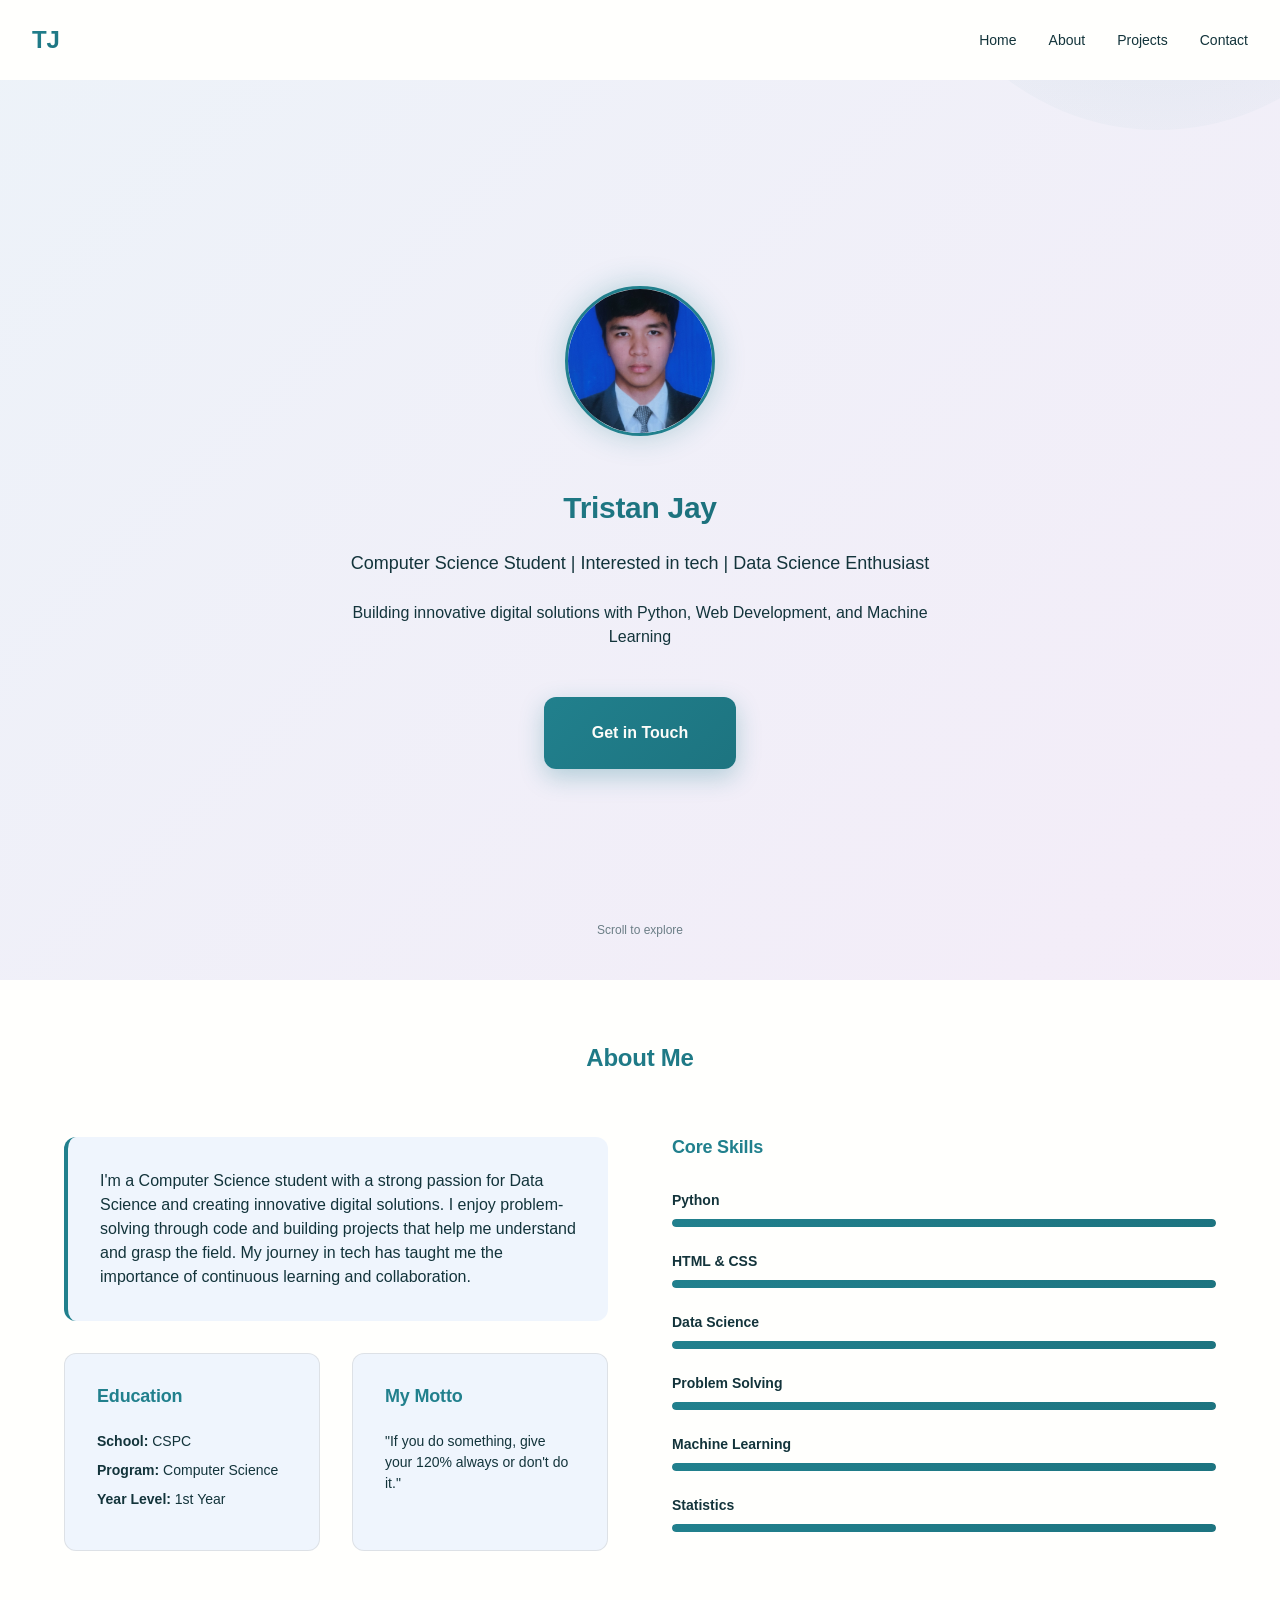
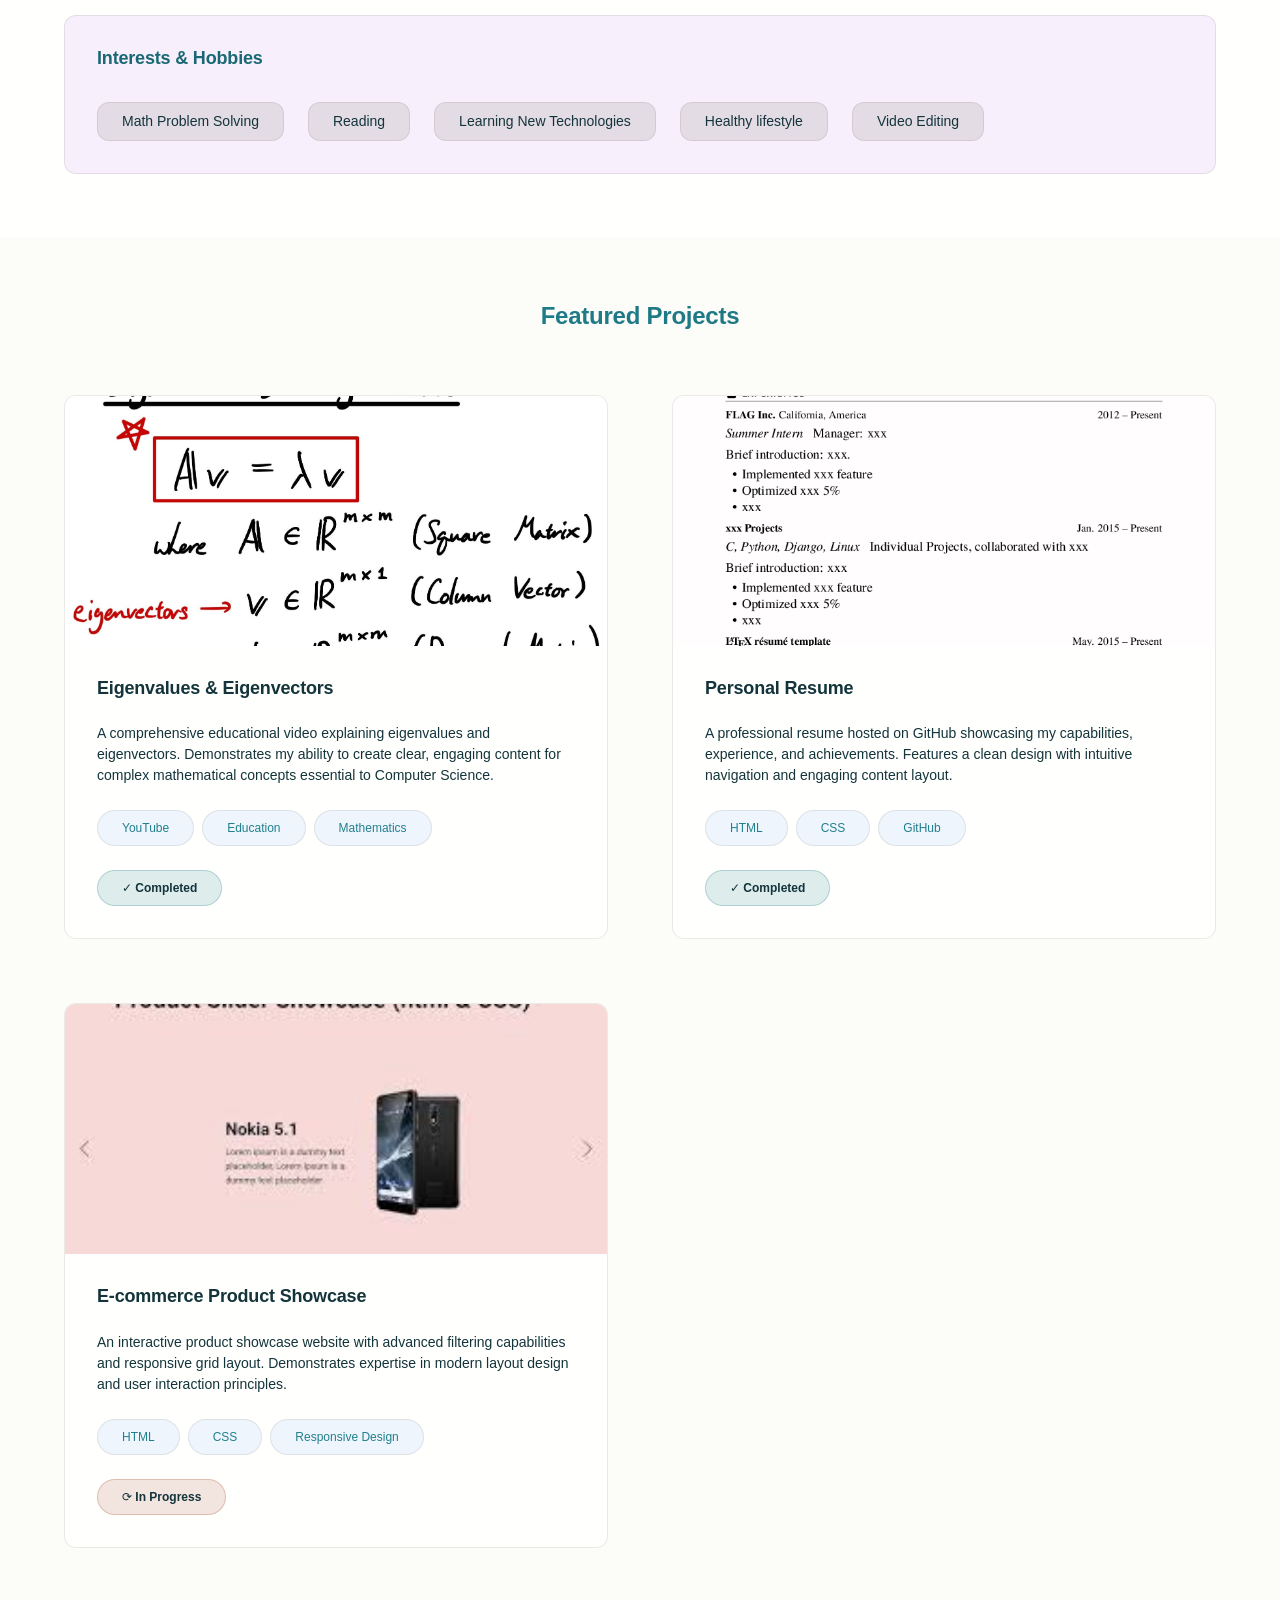
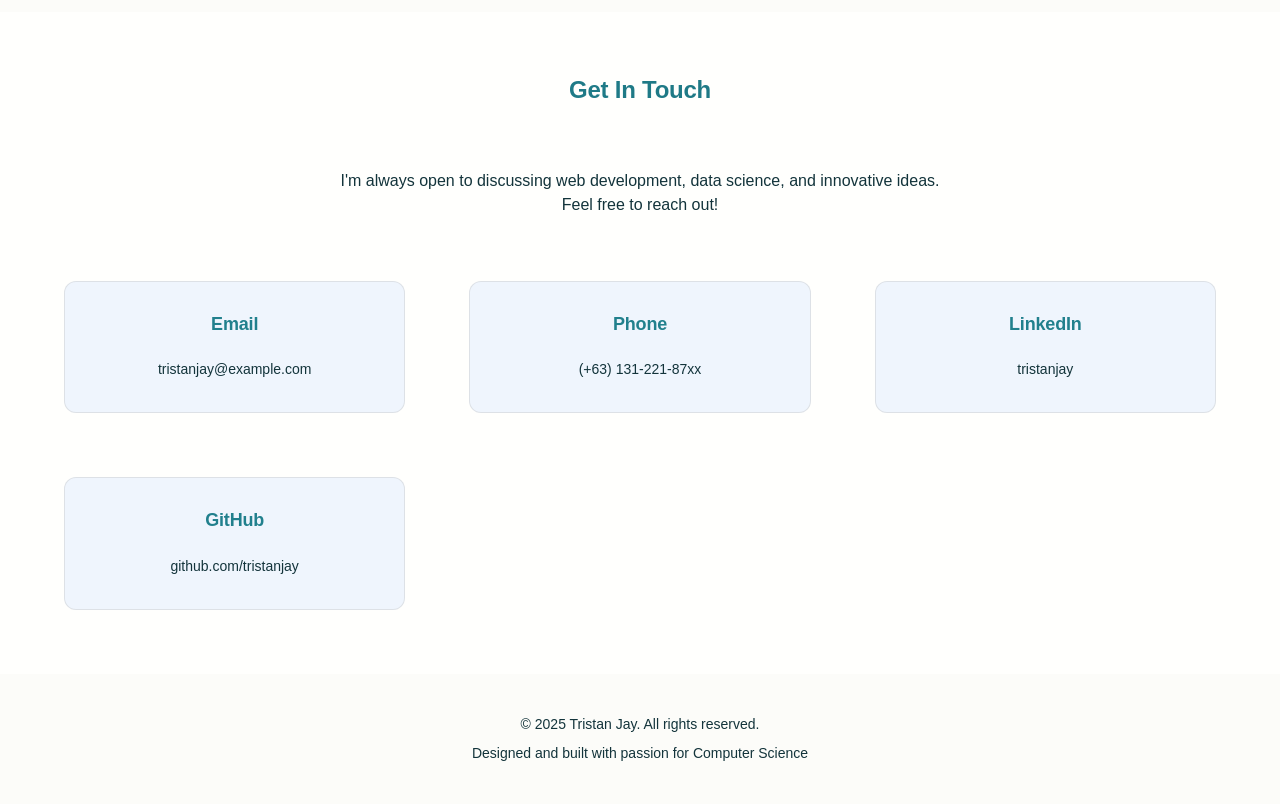
<file: index.html>
<!DOCTYPE html>
<html lang="en">
<head>
    <meta charset="UTF-8">
    <meta name="viewport" content="width=device-width, initial-scale=1.0">
    <title>Tristan Jay - Computer Science Portfolio</title>
    <link rel="stylesheet" href="css/style.css">
</head>
<body>
    <!-- Navigation -->
    <nav class="navbar">
        <div class="navbar-container">
            <div class="navbar-logo">
                <span class="logo-text">TJ</span>
            </div>
            <ul class="nav-menu">
                <li><a href="#home" class="nav-link">Home</a></li>
                <li><a href="#about" class="nav-link">About</a></li>
                <li><a href="#projects" class="nav-link">Projects</a></li>
                <li><a href="#contact" class="nav-link">Contact</a></li>
            </ul>
        </div>
    </nav>

    <!-- Hero Section -->
    <section id="home" class="hero">
        <div class="hero-content">
            <img src="images/Screenshot_2025-11-08-01-13-10-781_..jpg" alt="Tristan Jay" class="hero-image">
            <h1 class="hero-title">Tristan Jay</h1>
            <p class="hero-subtitle">Computer Science Student | Interested in tech | Data Science Enthusiast</p>
            <p class="hero-description">Building innovative digital solutions with Python, Web Development, and Machine Learning</p>
            <a href="#contact" class="cta-button">Get in Touch</a>
        </div>
        <div class="scroll-indicator">
            <span>Scroll to explore</span>
        </div>
    </section>

    <!-- About Section -->
    <section id="about" class="about">
        <div class="container">
            <h2 class="section-title">About Me</h2>
            <div class="about-content">
                <div class="about-text">
                    <p class="about-intro">I'm a Computer Science student with a strong passion for Data Science and creating innovative digital solutions. I enjoy problem-solving through code and building projects that help me understand and grasp the field. My journey in tech has taught me the importance of continuous learning and collaboration.</p>
                    
                    <div class="about-info">
                        <div class="info-card">
                            <h3>Education</h3>
                            <p><strong>School:</strong> CSPC</p>
                            <p><strong>Program:</strong> Computer Science</p>
                            <p><strong>Year Level:</strong> 1st Year</p>
                        </div>

                        <div class="info-card">
                            <h3>My Motto</h3>
                            <p>"If you do something, give your 120% always or don't do it."</p>
                        </div>
                    </div>
                </div>

                <div class="skills-section">
                    <h3 class="skills-title">Core Skills</h3>
                    <div class="skills-grid">
                        <div class="skill-item">
                            <div class="skill-name">Python</div>
                            <div class="skill-bar">
                                <div class="skill-progress" style="width: 44%"></div>
                            </div>
                        </div>
                        <div class="skill-item">
                            <div class="skill-name">HTML & CSS</div>
                            <div class="skill-bar">
                                <div class="skill-progress" style="width: 70%"></div>
                            </div>
                        </div>
                        <div class="skill-item">
                            <div class="skill-name">Data Science</div>
                            <div class="skill-bar">
                                <div class="skill-progress" style="width: 25%"></div>
                            </div>
                        </div>
                        <div class="skill-item">
                            <div class="skill-name">Problem Solving</div>
                            <div class="skill-bar">
                                <div class="skill-progress" style="width: 88%"></div>
                            </div>
                        </div>
                        <div class="skill-item">
                            <div class="skill-name">Machine Learning</div>
                            <div class="skill-bar">
                                <div class="skill-progress" style="width: 30%"></div>
                            </div>
                        </div>
                        <div class="skill-item">
                            <div class="skill-name">Statistics</div>
                            <div class="skill-bar">
                                <div class="skill-progress" style="width: 40%"></div>
                            </div>
                        </div>
                    </div>
                </div>
            </div>

            <div class="interests">
                <h3 class="interests-title">Interests & Hobbies</h3>
                <div class="interests-list">
                    <span class="interest-tag">Math Problem Solving</span>
                    <span class="interest-tag">Reading</span>
                    <span class="interest-tag">Learning New Technologies</span>
                    <span class="interest-tag">Healthy lifestyle</span>
                    <span class="interest-tag">Video Editing</span>
                </div>
            </div>
        </div>
    </section>

    <!-- Projects Section -->
    <section id="projects" class="projects">
        <div class="container">
            <h2 class="section-title">Featured Projects</h2>
            <div class="projects-grid">
                <div class="project-card">
                    <div class="project-image">
                        <img src="images/1_TdPrjB0rpALnR210BWqcjQ@2x.jpg" alt="Eigenvalues and Eigenvectors">
                    </div>
                    <div class="project-content">
                        <h3>Eigenvalues & Eigenvectors</h3>
                        <p>A comprehensive educational video explaining eigenvalues and eigenvectors. Demonstrates my ability to create clear, engaging content for complex mathematical concepts essential to Computer Science.</p>
                        <div class="project-tech">
                            <span class="tech-tag">YouTube</span>
                            <span class="tech-tag">Education</span>
                            <span class="tech-tag">Mathematics</span>
                        </div>
                        <div class="project-status completed">✓ Completed</div>
                    </div>
                </div>

                <div class="project-card">
                    <div class="project-image">
                        <img src="images/131621960-1cafb3c2-114b-4e90-8b04-bd9b949a6e9d.png" alt="Personal Resume">
                    </div>
                    <div class="project-content">
                        <h3>Personal Resume</h3>
                        <p>A professional resume hosted on GitHub showcasing my capabilities, experience, and achievements. Features a clean design with intuitive navigation and engaging content layout.</p>
                        <div class="project-tech">
                            <span class="tech-tag">HTML</span>
                            <span class="tech-tag">CSS</span>
                            <span class="tech-tag">GitHub</span>
                        </div>
                        <div class="project-status completed">✓ Completed</div>
                    </div>
                </div>

                <div class="project-card">
                    <div class="project-image">
                        <img src="images/images.jpg" alt="Product Slider">
                    </div>
                    <div class="project-content">
                        <h3>E-commerce Product Showcase</h3>
                        <p>An interactive product showcase website with advanced filtering capabilities and responsive grid layout. Demonstrates expertise in modern layout design and user interaction principles.</p>
                        <div class="project-tech">
                            <span class="tech-tag">HTML</span>
                            <span class="tech-tag">CSS</span>
                            <span class="tech-tag">Responsive Design</span>
                        </div>
                        <div class="project-status in-progress">⟳ In Progress</div>
                    </div>
                </div>
            </div>
        </div>
    </section>

    <!-- Contact Section -->
    <section id="contact" class="contact">
        <div class="container">
            <h2 class="section-title">Get In Touch</h2>
            <div class="contact-content">
                <p class="contact-intro">I'm always open to discussing web development, data science, and innovative ideas. Feel free to reach out!</p>
                
                <div class="contact-info">
                    <div class="contact-item">
                        <h3>Email</h3>
                        <a href="mailto:tristanjay@example.com">tristanjay@example.com</a>
                    </div>
                    <div class="contact-item">
                        <h3>Phone</h3>
                        <a href="tel:+6313122187xx">(+63) 131-221-87xx</a>
                    </div>
                    <div class="contact-item">
                        <h3>LinkedIn</h3>
                        <a href="https://linkedin.com/in/tristanjay" target="_blank">tristanjay</a>
                    </div>
                    <div class="contact-item">
                        <h3>GitHub</h3>
                        <a href="https://github.com/tristanjay" target="_blank">github.com/tristanjay</a>
                    </div>
                </div>
            </div>
        </div>
    </section>

    <!-- Footer -->
    <footer class="footer">
        <div class="container">
            <p>&copy; 2025 Tristan Jay. All rights reserved.</p>
            <p>Designed and built with passion for Computer Science</p>
        </div>
    </footer>
</body>
</html>
</file>
<file: css/style.css>
:root {
  /* Primitive Color Tokens */
  --color-white: rgba(255, 255, 255, 1);
  --color-black: rgba(0, 0, 0, 1);
  --color-cream-50: rgba(252, 252, 249, 1);
  --color-cream-100: rgba(255, 255, 253, 1);
  --color-gray-200: rgba(245, 245, 245, 1);
  --color-gray-300: rgba(167, 169, 169, 1);
  --color-gray-400: rgba(119, 124, 124, 1);
  --color-slate-500: rgba(98, 108, 113, 1);
  --color-brown-600: rgba(94, 82, 64, 1);
  --color-charcoal-700: rgba(31, 33, 33, 1);
  --color-charcoal-800: rgba(38, 40, 40, 1);
  --color-slate-900: rgba(19, 52, 59, 1);
  --color-teal-300: rgba(50, 184, 198, 1);
  --color-teal-400: rgba(45, 166, 178, 1);
  --color-teal-500: rgba(33, 128, 141, 1);
  --color-teal-600: rgba(29, 116, 128, 1);
  --color-teal-700: rgba(26, 104, 115, 1);
  --color-teal-800: rgba(41, 150, 161, 1);
  --color-red-400: rgba(255, 84, 89, 1);
  --color-red-500: rgba(192, 21, 47, 1);
  --color-orange-400: rgba(230, 129, 97, 1);
  --color-orange-500: rgba(168, 75, 47, 1);

  /* RGB versions for opacity control */
  --color-brown-600-rgb: 94, 82, 64;
  --color-teal-500-rgb: 33, 128, 141;
  --color-slate-900-rgb: 19, 52, 59;
  --color-slate-500-rgb: 98, 108, 113;
  --color-red-500-rgb: 192, 21, 47;
  --color-red-400-rgb: 255, 84, 89;
  --color-orange-500-rgb: 168, 75, 47;
  --color-orange-400-rgb: 230, 129, 97;

  /* Background color tokens (Light Mode) */
  --color-bg-1: rgba(59, 130, 246, 0.08); /* Light blue */
  --color-bg-2: rgba(245, 158, 11, 0.08); /* Light yellow */
  --color-bg-3: rgba(34, 197, 94, 0.08); /* Light green */
  --color-bg-4: rgba(239, 68, 68, 0.08); /* Light red */
  --color-bg-5: rgba(147, 51, 234, 0.08); /* Light purple */
  --color-bg-6: rgba(249, 115, 22, 0.08); /* Light orange */
  --color-bg-7: rgba(236, 72, 153, 0.08); /* Light pink */
  --color-bg-8: rgba(6, 182, 212, 0.08); /* Light cyan */

  /* Semantic Color Tokens (Light Mode) */
  --color-background: var(--color-cream-50);
  --color-surface: var(--color-cream-100);
  --color-text: var(--color-slate-900);
  --color-text-secondary: var(--color-slate-500);
  --color-primary: var(--color-teal-500);
  --color-primary-hover: var(--color-teal-600);
  --color-primary-active: var(--color-teal-700);
  --color-secondary: rgba(var(--color-brown-600-rgb), 0.12);
  --color-secondary-hover: rgba(var(--color-brown-600-rgb), 0.2);
  --color-secondary-active: rgba(var(--color-brown-600-rgb), 0.25);
  --color-border: rgba(var(--color-brown-600-rgb), 0.2);
  --color-btn-primary-text: var(--color-cream-50);
  --color-card-border: rgba(var(--color-brown-600-rgb), 0.12);
  --color-card-border-inner: rgba(var(--color-brown-600-rgb), 0.12);
  --color-error: var(--color-red-500);
  --color-success: var(--color-teal-500);
  --color-warning: var(--color-orange-500);
  --color-info: var(--color-slate-500);
  --color-focus-ring: rgba(var(--color-teal-500-rgb), 0.4);
  --color-select-caret: rgba(var(--color-slate-900-rgb), 0.8);

  /* Common style patterns */
  --focus-ring: 0 0 0 3px var(--color-focus-ring);
  --focus-outline: 2px solid var(--color-primary);
  --status-bg-opacity: 0.15;
  --status-border-opacity: 0.25;
  --select-caret-light: url("data:image/svg+xml,%3Csvg xmlns='http://www.w3.org/2000/svg' width='16' height='16' viewBox='0 0 24 24' fill='none' stroke='%23134252' stroke-width='2' stroke-linecap='round' stroke-linejoin='round'%3E%3Cpolyline points='6 9 12 15 18 9'%3E%3C/polyline%3E%3C/svg%3E");
  --select-caret-dark: url("data:image/svg+xml,%3Csvg xmlns='http://www.w3.org/2000/svg' width='16' height='16' viewBox='0 0 24 24' fill='none' stroke='%23f5f5f5' stroke-width='2' stroke-linecap='round' stroke-linejoin='round'%3E%3Cpolyline points='6 9 12 15 18 9'%3E%3C/polyline%3E%3C/svg%3E");

  /* RGB versions for opacity control */
  --color-success-rgb: 33, 128, 141;
  --color-error-rgb: 192, 21, 47;
  --color-warning-rgb: 168, 75, 47;
  --color-info-rgb: 98, 108, 113;

  /* Typography */
  --font-family-base: "FKGroteskNeue", "Geist", "Inter", -apple-system,
    BlinkMacSystemFont, "Segoe UI", Roboto, sans-serif;
  --font-family-mono: "Berkeley Mono", ui-monospace, SFMono-Regular, Menlo,
    Monaco, Consolas, monospace;
  --font-size-xs: 11px;
  --font-size-sm: 12px;
  --font-size-base: 14px;
  --font-size-md: 14px;
  --font-size-lg: 16px;
  --font-size-xl: 18px;
  --font-size-2xl: 20px;
  --font-size-3xl: 24px;
  --font-size-4xl: 30px;
  --font-weight-normal: 400;
  --font-weight-medium: 500;
  --font-weight-semibold: 550;
  --font-weight-bold: 600;
  --line-height-tight: 1.2;
  --line-height-normal: 1.5;
  --letter-spacing-tight: -0.01em;

  /* Spacing */
  --space-0: 0;
  --space-1: 1px;
  --space-2: 2px;
  --space-4: 4px;
  --space-6: 6px;
  --space-8: 8px;
  --space-10: 10px;
  --space-12: 12px;
  --space-16: 16px;
  --space-20: 20px;
  --space-24: 24px;
  --space-32: 32px;

  /* Border Radius */
  --radius-sm: 6px;
  --radius-base: 8px;
  --radius-md: 10px;
  --radius-lg: 12px;
  --radius-full: 9999px;

  /* Shadows */
  --shadow-xs: 0 1px 2px rgba(0, 0, 0, 0.02);
  --shadow-sm: 0 1px 3px rgba(0, 0, 0, 0.04), 0 1px 2px rgba(0, 0, 0, 0.02);
  --shadow-md: 0 4px 6px -1px rgba(0, 0, 0, 0.04),
    0 2px 4px -1px rgba(0, 0, 0, 0.02);
  --shadow-lg: 0 10px 15px -3px rgba(0, 0, 0, 0.04),
    0 4px 6px -2px rgba(0, 0, 0, 0.02);
  --shadow-inset-sm: inset 0 1px 0 rgba(255, 255, 255, 0.15),
    inset 0 -1px 0 rgba(0, 0, 0, 0.03);

  /* Animation */
  --duration-fast: 150ms;
  --duration-normal: 250ms;
  --ease-standard: cubic-bezier(0.16, 1, 0.3, 1);

  /* Layout */
  --container-sm: 640px;
  --container-md: 768px;
  --container-lg: 1024px;
  --container-xl: 1280px;
}

/* Dark mode colors */
@media (prefers-color-scheme: dark) {
  :root {
    /* RGB versions for opacity control (Dark Mode) */
    --color-gray-400-rgb: 119, 124, 124;
    --color-teal-300-rgb: 50, 184, 198;
    --color-gray-300-rgb: 167, 169, 169;
    --color-gray-200-rgb: 245, 245, 245;

    /* Background color tokens (Dark Mode) */
    --color-bg-1: rgba(29, 78, 216, 0.15); /* Dark blue */
    --color-bg-2: rgba(180, 83, 9, 0.15); /* Dark yellow */
    --color-bg-3: rgba(21, 128, 61, 0.15); /* Dark green */
    --color-bg-4: rgba(185, 28, 28, 0.15); /* Dark red */
    --color-bg-5: rgba(107, 33, 168, 0.15); /* Dark purple */
    --color-bg-6: rgba(194, 65, 12, 0.15); /* Dark orange */
    --color-bg-7: rgba(190, 24, 93, 0.15); /* Dark pink */
    --color-bg-8: rgba(8, 145, 178, 0.15); /* Dark cyan */

    /* Semantic Color Tokens (Dark Mode) */
    --color-background: var(--color-charcoal-700);
    --color-surface: var(--color-charcoal-800);
    --color-text: var(--color-gray-200);
    --color-text-secondary: rgba(var(--color-gray-300-rgb), 0.7);
    --color-primary: var(--color-teal-300);
    --color-primary-hover: var(--color-teal-400);
    --color-primary-active: var(--color-teal-800);
    --color-secondary: rgba(var(--color-gray-400-rgb), 0.15);
    --color-secondary-hover: rgba(var(--color-gray-400-rgb), 0.25);
    --color-secondary-active: rgba(var(--color-gray-400-rgb), 0.3);
    --color-border: rgba(var(--color-gray-400-rgb), 0.3);
    --color-error: var(--color-red-400);
    --color-success: var(--color-teal-300);
    --color-warning: var(--color-orange-400);
    --color-info: var(--color-gray-300);
    --color-focus-ring: rgba(var(--color-teal-300-rgb), 0.4);
    --color-btn-primary-text: var(--color-slate-900);
    --color-card-border: rgba(var(--color-gray-400-rgb), 0.2);
    --color-card-border-inner: rgba(var(--color-gray-400-rgb), 0.15);
    --shadow-inset-sm: inset 0 1px 0 rgba(255, 255, 255, 0.1),
      inset 0 -1px 0 rgba(0, 0, 0, 0.15);
    --button-border-secondary: rgba(var(--color-gray-400-rgb), 0.2);
    --color-border-secondary: rgba(var(--color-gray-400-rgb), 0.2);
    --color-select-caret: rgba(var(--color-gray-200-rgb), 0.8);

    /* Common style patterns - updated for dark mode */
    --focus-ring: 0 0 0 3px var(--color-focus-ring);
    --focus-outline: 2px solid var(--color-primary);
    --status-bg-opacity: 0.15;
    --status-border-opacity: 0.25;
    --select-caret-light: url("data:image/svg+xml,%3Csvg xmlns='http://www.w3.org/2000/svg' width='16' height='16' viewBox='0 0 24 24' fill='none' stroke='%23134252' stroke-width='2' stroke-linecap='round' stroke-linejoin='round'%3E%3Cpolyline points='6 9 12 15 18 9'%3E%3C/polyline%3E%3C/svg%3E");
    --select-caret-dark: url("data:image/svg+xml,%3Csvg xmlns='http://www.w3.org/2000/svg' width='16' height='16' viewBox='0 0 24 24' fill='none' stroke='%23f5f5f5' stroke-width='2' stroke-linecap='round' stroke-linejoin='round'%3E%3Cpolyline points='6 9 12 15 18 9'%3E%3C/polyline%3E%3C/svg%3E");

    /* RGB versions for dark mode */
    --color-success-rgb: var(--color-teal-300-rgb);
    --color-error-rgb: var(--color-red-400-rgb);
    --color-warning-rgb: var(--color-orange-400-rgb);
    --color-info-rgb: var(--color-gray-300-rgb);
  }
}

/* Data attribute for manual theme switching */
[data-color-scheme="dark"] {
  /* RGB versions for opacity control (dark mode) */
  --color-gray-400-rgb: 119, 124, 124;
  --color-teal-300-rgb: 50, 184, 198;
  --color-gray-300-rgb: 167, 169, 169;
  --color-gray-200-rgb: 245, 245, 245;

  /* Colorful background palette - Dark Mode */
  --color-bg-1: rgba(29, 78, 216, 0.15); /* Dark blue */
  --color-bg-2: rgba(180, 83, 9, 0.15); /* Dark yellow */
  --color-bg-3: rgba(21, 128, 61, 0.15); /* Dark green */
  --color-bg-4: rgba(185, 28, 28, 0.15); /* Dark red */
  --color-bg-5: rgba(107, 33, 168, 0.15); /* Dark purple */
  --color-bg-6: rgba(194, 65, 12, 0.15); /* Dark orange */
  --color-bg-7: rgba(190, 24, 93, 0.15); /* Dark pink */
  --color-bg-8: rgba(8, 145, 178, 0.15); /* Dark cyan */

  /* Semantic Color Tokens (Dark Mode) */
  --color-background: var(--color-charcoal-700);
  --color-surface: var(--color-charcoal-800);
  --color-text: var(--color-gray-200);
  --color-text-secondary: rgba(var(--color-gray-300-rgb), 0.7);
  --color-primary: var(--color-teal-300);
  --color-primary-hover: var(--color-teal-400);
  --color-primary-active: var(--color-teal-800);
  --color-secondary: rgba(var(--color-gray-400-rgb), 0.15);
  --color-secondary-hover: rgba(var(--color-gray-400-rgb), 0.25);
  --color-secondary-active: rgba(var(--color-gray-400-rgb), 0.3);
  --color-border: rgba(var(--color-gray-400-rgb), 0.3);
  --color-error: var(--color-red-400);
  --color-success: var(--color-teal-300);
  --color-warning: var(--color-orange-400);
  --color-info: var(--color-gray-300);
  --color-focus-ring: rgba(var(--color-teal-300-rgb), 0.4);
  --color-btn-primary-text: var(--color-slate-900);
  --color-card-border: rgba(var(--color-gray-400-rgb), 0.15);
  --color-card-border-inner: rgba(var(--color-gray-400-rgb), 0.15);
  --shadow-inset-sm: inset 0 1px 0 rgba(255, 255, 255, 0.1),
    inset 0 -1px 0 rgba(0, 0, 0, 0.15);
  --color-border-secondary: rgba(var(--color-gray-400-rgb), 0.2);
  --color-select-caret: rgba(var(--color-gray-200-rgb), 0.8);

  /* Common style patterns - updated for dark mode */
  --focus-ring: 0 0 0 3px var(--color-focus-ring);
  --focus-outline: 2px solid var(--color-primary);
  --status-bg-opacity: 0.15;
  --status-border-opacity: 0.25;
  --select-caret-light: url("data:image/svg+xml,%3Csvg xmlns='http://www.w3.org/2000/svg' width='16' height='16' viewBox='0 0 24 24' fill='none' stroke='%23134252' stroke-width='2' stroke-linecap='round' stroke-linejoin='round'%3E%3Cpolyline points='6 9 12 15 18 9'%3E%3C/polyline%3E%3C/svg%3E");
  --select-caret-dark: url("data:image/svg+xml,%3Csvg xmlns='http://www.w3.org/2000/svg' width='16' height='16' viewBox='0 0 24 24' fill='none' stroke='%23f5f5f5' stroke-width='2' stroke-linecap='round' stroke-linejoin='round'%3E%3Cpolyline points='6 9 12 15 18 9'%3E%3C/polyline%3E%3C/svg%3E");

  /* RGB versions for dark mode */
  --color-success-rgb: var(--color-teal-300-rgb);
  --color-error-rgb: var(--color-red-400-rgb);
  --color-warning-rgb: var(--color-orange-400-rgb);
  --color-info-rgb: var(--color-gray-300-rgb);
}

[data-color-scheme="light"] {
  /* RGB versions for opacity control (light mode) */
  --color-brown-600-rgb: 94, 82, 64;
  --color-teal-500-rgb: 33, 128, 141;
  --color-slate-900-rgb: 19, 52, 59;

  /* Semantic Color Tokens (Light Mode) */
  --color-background: var(--color-cream-50);
  --color-surface: var(--color-cream-100);
  --color-text: var(--color-slate-900);
  --color-text-secondary: var(--color-slate-500);
  --color-primary: var(--color-teal-500);
  --color-primary-hover: var(--color-teal-600);
  --color-primary-active: var(--color-teal-700);
  --color-secondary: rgba(var(--color-brown-600-rgb), 0.12);
  --color-secondary-hover: rgba(var(--color-brown-600-rgb), 0.2);
  --color-secondary-active: rgba(var(--color-brown-600-rgb), 0.25);
  --color-border: rgba(var(--color-brown-600-rgb), 0.2);
  --color-btn-primary-text: var(--color-cream-50);
  --color-card-border: rgba(var(--color-brown-600-rgb), 0.12);
  --color-card-border-inner: rgba(var(--color-brown-600-rgb), 0.12);
  --color-error: var(--color-red-500);
  --color-success: var(--color-teal-500);
  --color-warning: var(--color-orange-500);
  --color-info: var(--color-slate-500);
  --color-focus-ring: rgba(var(--color-teal-500-rgb), 0.4);

  /* RGB versions for light mode */
  --color-success-rgb: var(--color-teal-500-rgb);
  --color-error-rgb: var(--color-red-500-rgb);
  --color-warning-rgb: var(--color-orange-500-rgb);
  --color-info-rgb: var(--color-slate-500-rgb);
}

/* Base styles */
html {
  font-size: var(--font-size-base);
  font-family: var(--font-family-base);
  line-height: var(--line-height-normal);
  color: var(--color-text);
  background-color: var(--color-background);
  -webkit-font-smoothing: antialiased;
  box-sizing: border-box;
}

body {
  margin: 0;
  padding: 0;
}

*,
*::before,
*::after {
  box-sizing: inherit;
}

/* Typography */
h1,
h2,
h3,
h4,
h5,
h6 {
  margin: 0;
  font-weight: var(--font-weight-semibold);
  line-height: var(--line-height-tight);
  color: var(--color-text);
  letter-spacing: var(--letter-spacing-tight);
}

h1 {
  font-size: var(--font-size-4xl);
}
h2 {
  font-size: var(--font-size-3xl);
}
h3 {
  font-size: var(--font-size-2xl);
}
h4 {
  font-size: var(--font-size-xl);
}
h5 {
  font-size: var(--font-size-lg);
}
h6 {
  font-size: var(--font-size-md);
}

p {
  margin: 0 0 var(--space-16) 0;
}

a {
  color: var(--color-primary);
  text-decoration: none;
  transition: color var(--duration-fast) var(--ease-standard);
}

a:hover {
  color: var(--color-primary-hover);
}

code,
pre {
  font-family: var(--font-family-mono);
  font-size: calc(var(--font-size-base) * 0.95);
  background-color: var(--color-secondary);
  border-radius: var(--radius-sm);
}

code {
  padding: var(--space-1) var(--space-4);
}

pre {
  padding: var(--space-16);
  margin: var(--space-16) 0;
  overflow: auto;
  border: 1px solid var(--color-border);
}

pre code {
  background: none;
  padding: 0;
}

/* Buttons */
.btn {
  display: inline-flex;
  align-items: center;
  justify-content: center;
  padding: var(--space-8) var(--space-16);
  border-radius: var(--radius-base);
  font-size: var(--font-size-base);
  font-weight: 500;
  line-height: 1.5;
  cursor: pointer;
  transition: all var(--duration-normal) var(--ease-standard);
  border: none;
  text-decoration: none;
  position: relative;
}

.btn:focus-visible {
  outline: none;
  box-shadow: var(--focus-ring);
}

.btn--primary {
  background: var(--color-primary);
  color: var(--color-btn-primary-text);
}

.btn--primary:hover {
  background: var(--color-primary-hover);
}

.btn--primary:active {
  background: var(--color-primary-active);
}

.btn--secondary {
  background: var(--color-secondary);
  color: var(--color-text);
}

.btn--secondary:hover {
  background: var(--color-secondary-hover);
}

.btn--secondary:active {
  background: var(--color-secondary-active);
}

.btn--outline {
  background: transparent;
  border: 1px solid var(--color-border);
  color: var(--color-text);
}

.btn--outline:hover {
  background: var(--color-secondary);
}

.btn--sm {
  padding: var(--space-4) var(--space-12);
  font-size: var(--font-size-sm);
  border-radius: var(--radius-sm);
}

.btn--lg {
  padding: var(--space-10) var(--space-20);
  font-size: var(--font-size-lg);
  border-radius: var(--radius-md);
}

.btn--full-width {
  width: 100%;
}

.btn:disabled {
  opacity: 0.5;
  cursor: not-allowed;
}

/* Form elements */
.form-control {
  display: block;
  width: 100%;
  padding: var(--space-8) var(--space-12);
  font-size: var(--font-size-md);
  line-height: 1.5;
  color: var(--color-text);
  background-color: var(--color-surface);
  border: 1px solid var(--color-border);
  border-radius: var(--radius-base);
  transition: border-color var(--duration-fast) var(--ease-standard),
    box-shadow var(--duration-fast) var(--ease-standard);
}

textarea.form-control {
  font-family: var(--font-family-base);
  font-size: var(--font-size-base);
}

select.form-control {
  padding: var(--space-8) var(--space-12);
  -webkit-appearance: none;
  -moz-appearance: none;
  appearance: none;
  background-image: var(--select-caret-light);
  background-repeat: no-repeat;
  background-position: right var(--space-12) center;
  background-size: 16px;
  padding-right: var(--space-32);
}

/* Add a dark mode specific caret */
@media (prefers-color-scheme: dark) {
  select.form-control {
    background-image: var(--select-caret-dark);
  }
}

/* Also handle data-color-scheme */
[data-color-scheme="dark"] select.form-control {
  background-image: var(--select-caret-dark);
}

[data-color-scheme="light"] select.form-control {
  background-image: var(--select-caret-light);
}

.form-control:focus {
  border-color: var(--color-primary);
  outline: var(--focus-outline);
}

.form-label {
  display: block;
  margin-bottom: var(--space-8);
  font-weight: var(--font-weight-medium);
  font-size: var(--font-size-sm);
}

.form-group {
  margin-bottom: var(--space-16);
}

/* Card component */
.card {
  background-color: var(--color-surface);
  border-radius: var(--radius-lg);
  border: 1px solid var(--color-card-border);
  box-shadow: var(--shadow-sm);
  overflow: hidden;
  transition: box-shadow var(--duration-normal) var(--ease-standard);
}

.card:hover {
  box-shadow: var(--shadow-md);
}

.card__body {
  padding: var(--space-16);
}

.card__header,
.card__footer {
  padding: var(--space-16);
  border-bottom: 1px solid var(--color-card-border-inner);
}

/* Status indicators - simplified with CSS variables */
.status {
  display: inline-flex;
  align-items: center;
  padding: var(--space-6) var(--space-12);
  border-radius: var(--radius-full);
  font-weight: var(--font-weight-medium);
  font-size: var(--font-size-sm);
}

.status--success {
  background-color: rgba(
    var(--color-success-rgb, 33, 128, 141),
    var(--status-bg-opacity)
  );
  color: var(--color-success);
  border: 1px solid
    rgba(var(--color-success-rgb, 33, 128, 141), var(--status-border-opacity));
}

.status--error {
  background-color: rgba(
    var(--color-error-rgb, 192, 21, 47),
    var(--status-bg-opacity)
  );
  color: var(--color-error);
  border: 1px solid
    rgba(var(--color-error-rgb, 192, 21, 47), var(--status-border-opacity));
}

.status--warning {
  background-color: rgba(
    var(--color-warning-rgb, 168, 75, 47),
    var(--status-bg-opacity)
  );
  color: var(--color-warning);
  border: 1px solid
    rgba(var(--color-warning-rgb, 168, 75, 47), var(--status-border-opacity));
}

.status--info {
  background-color: rgba(
    var(--color-info-rgb, 98, 108, 113),
    var(--status-bg-opacity)
  );
  color: var(--color-info);
  border: 1px solid
    rgba(var(--color-info-rgb, 98, 108, 113), var(--status-border-opacity));
}

/* Container layout */
.container {
  width: 100%;
  margin-right: auto;
  margin-left: auto;
  padding-right: var(--space-16);
  padding-left: var(--space-16);
}

@media (min-width: 640px) {
  .container {
    max-width: var(--container-sm);
  }
}
@media (min-width: 768px) {
  .container {
    max-width: var(--container-md);
  }
}
@media (min-width: 1024px) {
  .container {
    max-width: var(--container-lg);
  }
}
@media (min-width: 1280px) {
  .container {
    max-width: var(--container-xl);
  }
}

/* Utility classes */
.flex {
  display: flex;
}
.flex-col {
  flex-direction: column;
}
.items-center {
  align-items: center;
}
.justify-center {
  justify-content: center;
}
.justify-between {
  justify-content: space-between;
}
.gap-4 {
  gap: var(--space-4);
}
.gap-8 {
  gap: var(--space-8);
}
.gap-16 {
  gap: var(--space-16);
}

.m-0 {
  margin: 0;
}
.mt-8 {
  margin-top: var(--space-8);
}
.mb-8 {
  margin-bottom: var(--space-8);
}
.mx-8 {
  margin-left: var(--space-8);
  margin-right: var(--space-8);
}
.my-8 {
  margin-top: var(--space-8);
  margin-bottom: var(--space-8);
}

.p-0 {
  padding: 0;
}
.py-8 {
  padding-top: var(--space-8);
  padding-bottom: var(--space-8);
}
.px-8 {
  padding-left: var(--space-8);
  padding-right: var(--space-8);
}
.py-16 {
  padding-top: var(--space-16);
  padding-bottom: var(--space-16);
}
.px-16 {
  padding-left: var(--space-16);
  padding-right: var(--space-16);
}

.block {
  display: block;
}
.hidden {
  display: none;
}

/* Accessibility */
.sr-only {
  position: absolute;
  width: 1px;
  height: 1px;
  padding: 0;
  margin: -1px;
  overflow: hidden;
  clip: rect(0, 0, 0, 0);
  white-space: nowrap;
  border-width: 0;
}

:focus-visible {
  outline: var(--focus-outline);
  outline-offset: 2px;
}

/* Dark mode specifics */
[data-color-scheme="dark"] .btn--outline {
  border: 1px solid var(--color-border-secondary);
}

@font-face {
  font-family: 'FKGroteskNeue';
  src: url('https://r2cdn.perplexity.ai/fonts/FKGroteskNeue.woff2')
    format('woff2');
}

/* END PERPLEXITY DESIGN SYSTEM */
/* ===========================
   DESIGN SYSTEM & ROOT VARIABLES
   =========================== */
:root {
    --color-bg-primary: var(--color-background);
    --color-bg-secondary: var(--color-surface);
    --color-bg-tertiary: var(--color-secondary);
    --color-text-primary: var(--color-text);
    --color-text-secondary: var(--color-text-secondary);
    --color-accent-primary: var(--color-primary);
    --color-accent-secondary: var(--color-primary-hover);
    --color-accent-tertiary: var(--color-primary-active);
    --color-success: var(--color-success);
    --color-warning: var(--color-warning);
    --color-border: var(--color-border);
    
    --transition-fast: var(--duration-fast) var(--ease-standard);
    --transition-normal: var(--duration-normal) var(--ease-standard);
    --transition-slow: 500ms var(--ease-standard);
    --transition-smooth: var(--ease-standard);
    
    --spacing-xs: var(--space-8);
    --spacing-sm: var(--space-16);
    --spacing-md: var(--space-24);
    --spacing-lg: var(--space-32);
    --spacing-xl: 48px;
    --spacing-2xl: 64px;
    
    --border-radius: var(--radius-lg);
    --border-radius-lg: var(--radius-lg);
    
    --shadow-sm: var(--shadow-sm);
    --shadow-md: var(--shadow-md);
    --shadow-lg: var(--shadow-lg);
}

/* ===========================
   GLOBAL STYLES
   =========================== */
* {
    margin: 0;
    padding: 0;
    box-sizing: border-box;
}

html {
    scroll-behavior: smooth;
    scroll-padding-top: 80px;
    font-size: var(--font-size-base);
    font-family: var(--font-family-base);
    line-height: var(--line-height-normal);
    color: var(--color-text);
    background-color: var(--color-background);
    -webkit-font-smoothing: antialiased;
}

body {
    font-family: var(--font-family-base);
    background-color: var(--color-bg-primary);
    color: var(--color-text-primary);
    line-height: var(--line-height-normal);
    overflow-x: hidden;
}

a {
    text-decoration: none;
    color: var(--color-accent-primary);
    transition: color var(--transition-normal);
}

a:hover {
    color: var(--color-accent-secondary);
}

.container {
    max-width: var(--container-xl);
    margin: 0 auto;
    padding: 0 var(--spacing-lg);
}

/* ===========================
   NAVIGATION BAR
   =========================== */
.navbar {
    position: fixed;
    top: 0;
    width: 100%;
    background: var(--color-surface);
    backdrop-filter: blur(10px);
    border-bottom: 1px solid var(--color-border);
    z-index: 1000;
    animation: slideDown 0.5s var(--transition-smooth);
}

@keyframes slideDown {
    from {
        transform: translateY(-100%);
        opacity: 0;
    }
    to {
        transform: translateY(0);
        opacity: 1;
    }
}

.navbar-container {
    max-width: var(--container-xl);
    margin: 0 auto;
    padding: 0 var(--spacing-lg);
    display: flex;
    justify-content: space-between;
    align-items: center;
    height: 80px;
}

.navbar-logo {
    font-size: var(--font-size-3xl);
    font-weight: var(--font-weight-bold);
    background: linear-gradient(135deg, var(--color-accent-primary), var(--color-accent-secondary));
    -webkit-background-clip: text;
    -webkit-text-fill-color: transparent;
    background-clip: text;
}

.logo-text {
    letter-spacing: var(--letter-spacing-tight);
}

.nav-menu {
    display: flex;
    list-style: none;
    gap: var(--spacing-lg);
}

.nav-link {
    font-weight: var(--font-weight-medium);
    color: var(--color-text-secondary);
    position: relative;
    transition: color var(--transition-normal);
    font-size: var(--font-size-base);
}

.nav-link::after {
    content: '';
    position: absolute;
    bottom: -5px;
    left: 0;
    width: 0;
    height: 2px;
    background: linear-gradient(90deg, var(--color-accent-primary), var(--color-accent-secondary));
    transition: width var(--transition-normal);
}

.nav-link:hover {
    color: var(--color-accent-primary);
}

.nav-link:hover::after {
    width: 100%;
}

/* ===========================
   HERO SECTION
   =========================== */
.hero {
    min-height: 100vh;
    display: flex;
    flex-direction: column;
    justify-content: center;
    align-items: center;
    padding: var(--spacing-2xl) var(--spacing-lg);
    margin-top: 80px;
    text-align: center;
    background: linear-gradient(135deg, var(--color-bg-1), var(--color-bg-5));
    position: relative;
    overflow: hidden;
}

.hero::before {
    content: '';
    position: absolute;
    top: -50%;
    right: -10%;
    width: 500px;
    height: 500px;
    background: radial-gradient(circle, rgba(var(--color-teal-500-rgb), 0.1), transparent);
    border-radius: 50%;
    animation: float 6s ease-in-out infinite;
}

.hero::after {
    content: '';
    position: absolute;
    bottom: -50%;
    left: -10%;
    width: 400px;
    height: 400px;
    background: radial-gradient(circle, rgba(var(--color-teal-500-rgb), 0.08), transparent);
    border-radius: 50%;
    animation: float 8s ease-in-out infinite reverse;
}

@keyframes float {
    0%, 100% {
        transform: translateY(0px);
    }
    50% {
        transform: translateY(30px);
    }
}

.hero-content {
    position: relative;
    z-index: 1;
    animation: fadeInUp 0.8s var(--transition-smooth);
}

@keyframes fadeInUp {
    from {
        opacity: 0;
        transform: translateY(40px);
    }
    to {
        opacity: 1;
        transform: translateY(0);
    }
}

.hero-image {
    width: 150px;
    height: 150px;
    border-radius: var(--radius-full);
    border: 3px solid var(--color-accent-primary);
    object-fit: cover;
    margin-bottom: var(--spacing-xl);
    animation: spin 3s linear infinite;
    box-shadow: 0 0 30px rgba(var(--color-teal-500-rgb), 0.3);
}

@keyframes spin {
    0% {
        box-shadow: 0 0 30px rgba(var(--color-teal-500-rgb), 0.3);
    }
    50% {
        box-shadow: 0 0 50px rgba(var(--color-teal-500-rgb), 0.5);
    }
    100% {
        box-shadow: 0 0 30px rgba(var(--color-teal-500-rgb), 0.3);
    }
}

.hero-title {
    font-size: var(--font-size-4xl);
    margin-bottom: var(--spacing-md);
    font-weight: var(--font-weight-bold);
    background: linear-gradient(135deg, var(--color-accent-primary), var(--color-accent-secondary), var(--color-accent-tertiary));
    -webkit-background-clip: text;
    -webkit-text-fill-color: transparent;
    background-clip: text;
    animation: slideInRight 0.8s var(--transition-smooth);
    letter-spacing: var(--letter-spacing-tight);
    line-height: var(--line-height-tight);
}

@keyframes slideInRight {
    from {
        opacity: 0;
        transform: translateX(-40px);
    }
    to {
        opacity: 1;
        transform: translateX(0);
    }
}

.hero-subtitle {
    font-size: var(--font-size-xl);
    color: var(--color-text-secondary);
    margin-bottom: var(--spacing-md);
    animation: slideInLeft 0.8s var(--transition-smooth);
    font-weight: var(--font-weight-medium);
}

@keyframes slideInLeft {
    from {
        opacity: 0;
        transform: translateX(40px);
    }
    to {
        opacity: 1;
        transform: translateX(0);
    }
}

.hero-description {
    font-size: var(--font-size-lg);
    color: var(--color-text-secondary);
    margin-bottom: var(--spacing-xl);
    max-width: 600px;
    animation: fadeIn 1s var(--transition-smooth);
    line-height: var(--line-height-normal);
}

@keyframes fadeIn {
    from {
        opacity: 0;
    }
    to {
        opacity: 1;
    }
}

.cta-button {
    display: inline-block;
    padding: var(--spacing-md) var(--spacing-xl);
    background: linear-gradient(135deg, var(--color-accent-primary), var(--color-accent-secondary));
    color: var(--color-btn-primary-text);
    border-radius: var(--border-radius-lg);
    font-weight: var(--font-weight-semibold);
    font-size: var(--font-size-lg);
    border: none;
    cursor: pointer;
    transition: all var(--transition-normal);
    box-shadow: 0 8px 24px rgba(var(--color-teal-500-rgb), 0.3);
    position: relative;
    overflow: hidden;
    animation: slideUp 0.8s var(--transition-smooth);
}

@keyframes slideUp {
    from {
        opacity: 0;
        transform: translateY(20px);
    }
    to {
        opacity: 1;
        transform: translateY(0);
    }
}

.cta-button::before {
    content: '';
    position: absolute;
    top: 0;
    left: -100%;
    width: 100%;
    height: 100%;
    background: rgba(255, 255, 255, 0.2);
    transition: left var(--transition-normal);
}

.cta-button:hover {
    transform: translateY(-3px);
    box-shadow: 0 12px 32px rgba(var(--color-teal-500-rgb), 0.4);
    background: var(--color-primary-hover);
}

.cta-button:hover::before {
    left: 100%;
}

.cta-button:focus-visible {
    outline: var(--focus-outline);
    box-shadow: var(--focus-ring);
}

.scroll-indicator {
    position: absolute;
    bottom: 40px;
    left: 50%;
    transform: translateX(-50%);
    animation: bounce 2s var(--transition-smooth) infinite;
}

.scroll-indicator span {
    color: var(--color-text-secondary);
    font-size: var(--font-size-sm);
    opacity: 0.6;
}

@keyframes bounce {
    0%, 100% {
        transform: translateX(-50%) translateY(0);
    }
    50% {
        transform: translateX(-50%) translateY(10px);
    }
}

/* ===========================
   ABOUT SECTION
   =========================== */
.about {
    padding: var(--spacing-2xl) var(--spacing-lg);
    background-color: var(--color-bg-secondary);
    border-top: 1px solid var(--color-border);
}

.section-title {
    font-size: var(--font-size-3xl);
    margin-bottom: var(--spacing-2xl);
    text-align: center;
    background: linear-gradient(135deg, var(--color-accent-primary), var(--color-accent-secondary));
    -webkit-background-clip: text;
    -webkit-text-fill-color: transparent;
    background-clip: text;
    animation: fadeInDown 0.8s var(--transition-smooth);
    font-weight: var(--font-weight-bold);
    letter-spacing: var(--letter-spacing-tight);
}

@keyframes fadeInDown {
    from {
        opacity: 0;
        transform: translateY(-30px);
    }
    to {
        opacity: 1;
        transform: translateY(0);
    }
}

.about-content {
    display: grid;
    grid-template-columns: 1fr 1fr;
    gap: var(--spacing-2xl);
    margin-bottom: var(--spacing-2xl);
    animation: fadeInUp 0.8s var(--transition-smooth);
}

.about-text {
    animation: slideInLeft 0.8s var(--transition-smooth);
}

.about-intro {
    font-size: var(--font-size-lg);
    color: var(--color-text-secondary);
    line-height: var(--line-height-normal);
    margin-bottom: var(--spacing-lg);
    padding: var(--spacing-lg);
    border-left: 4px solid var(--color-accent-primary);
    background: var(--color-bg-1);
    border-radius: var(--border-radius);
    transition: all var(--transition-normal);
}

.about-intro:hover {
    background: var(--color-secondary-hover);
    transform: translateX(5px);
}

.about-info {
    display: grid;
    grid-template-columns: 1fr 1fr;
    gap: var(--spacing-lg);
    margin-top: var(--spacing-lg);
}

.info-card {
    padding: var(--spacing-lg);
    background: var(--color-bg-1);
    border-radius: var(--border-radius);
    border: 1px solid var(--color-card-border);
    transition: all var(--transition-normal);
}

.info-card:hover {
    background: var(--color-secondary-hover);
    transform: translateY(-5px);
    box-shadow: var(--shadow-md);
}

.info-card h3 {
    color: var(--color-accent-primary);
    margin-bottom: var(--spacing-md);
    font-size: var(--font-size-xl);
    font-weight: var(--font-weight-semibold);
}

.info-card p {
    color: var(--color-text-secondary);
    font-size: var(--font-size-base);
    margin-bottom: var(--spacing-xs);
    line-height: var(--line-height-normal);
}

.skills-section {
    animation: slideInRight 0.8s var(--transition-smooth);
}

.skills-title {
    font-size: var(--font-size-xl);
    margin-bottom: var(--spacing-lg);
    color: var(--color-accent-primary);
    font-weight: var(--font-weight-semibold);
}

.skills-grid {
    display: grid;
    grid-template-columns: 1fr;
    gap: var(--spacing-md);
}

.skill-item {
    animation: slideInRight 0.8s var(--transition-smooth);
}

.skill-name {
    color: var(--color-text-primary);
    font-weight: var(--font-weight-semibold);
    margin-bottom: var(--spacing-xs);
    display: flex;
    justify-content: space-between;
    font-size: var(--font-size-base);
}

.skill-bar {
    height: 8px;
    background: var(--color-bg-tertiary);
    border-radius: var(--radius-sm);
    overflow: hidden;
}

.skill-progress {
    height: 100%;
    background: linear-gradient(90deg, var(--color-accent-primary), var(--color-accent-secondary));
    border-radius: var(--radius-sm);
    animation: fillBar 1.5s var(--transition-smooth) forwards;
    box-shadow: 0 0 10px rgba(var(--color-teal-500-rgb), 0.5);
}

@keyframes fillBar {
    from {
        width: 0 !important;
    }
    to {
        width: var(--width);
    }
}

.interests {
    margin-top: var(--spacing-2xl);
    padding: var(--spacing-lg);
    background: var(--color-bg-5);
    border-radius: var(--border-radius);
    border: 1px solid var(--color-card-border);
    animation: fadeInUp 0.8s var(--transition-smooth);
}

.interests-title {
    font-size: var(--font-size-xl);
    color: var(--color-accent-tertiary);
    margin-bottom: var(--spacing-lg);
    font-weight: var(--font-weight-semibold);
}

.interests-list {
    display: flex;
    flex-wrap: wrap;
    gap: var(--spacing-md);
}

.interest-tag {
    padding: var(--spacing-xs) var(--spacing-md);
    background: var(--color-bg-tertiary);
    border: 1px solid var(--color-card-border);
    border-radius: var(--border-radius);
    color: var(--color-text-primary);
    font-size: var(--font-size-base);
    transition: all var(--transition-normal);
    cursor: default;
    font-weight: var(--font-weight-medium);
}

.interest-tag:hover {
    background: var(--color-secondary-hover);
    border-color: var(--color-accent-tertiary);
    transform: translateY(-2px);
}

/* ===========================
   PROJECTS SECTION
   =========================== */
.projects {
    padding: var(--spacing-2xl) var(--spacing-lg);
    background-color: var(--color-bg-primary);
    border-top: 1px solid var(--color-border);
}

.projects-grid {
    display: grid;
    grid-template-columns: repeat(auto-fit, minmax(350px, 1fr));
    gap: var(--spacing-2xl);
    animation: fadeInUp 0.8s var(--transition-smooth);
}

.project-card {
    background: var(--color-bg-secondary);
    border-radius: var(--border-radius-lg);
    overflow: hidden;
    border: 1px solid var(--color-card-border);
    transition: all var(--transition-normal);
    animation: slideUp 0.8s var(--transition-smooth);
    display: flex;
    flex-direction: column;
    height: 100%;
    box-shadow: var(--shadow-sm);
}

.project-card:hover {
    transform: translateY(-8px);
    box-shadow: var(--shadow-lg);
    border-color: var(--color-accent-primary);
}

.project-image {
    width: 100%;
    height: 250px;
    overflow: hidden;
    background: var(--color-bg-tertiary);
    position: relative;
}

.project-image img {
    width: 100%;
    height: 100%;
    object-fit: cover;
    transition: transform var(--transition-slow);
}

.project-card:hover .project-image img {
    transform: scale(1.1);
}

.project-content {
    padding: var(--spacing-lg);
    flex: 1;
    display: flex;
    flex-direction: column;
}

.project-content h3 {
    font-size: var(--font-size-xl);
    margin-bottom: var(--spacing-md);
    color: var(--color-text-primary);
    transition: color var(--transition-normal);
    font-weight: var(--font-weight-semibold);
}

.project-card:hover .project-content h3 {
    color: var(--color-accent-primary);
}

.project-content p {
    color: var(--color-text-secondary);
    font-size: var(--font-size-base);
    line-height: var(--line-height-normal);
    margin-bottom: var(--spacing-md);
    flex: 1;
}

.project-tech {
    display: flex;
    flex-wrap: wrap;
    gap: var(--spacing-xs);
    margin-bottom: var(--spacing-md);
}

.tech-tag {
    padding: var(--spacing-xs) var(--spacing-md);
    background: var(--color-bg-1);
    border: 1px solid var(--color-card-border);
    border-radius: var(--radius-full);
    font-size: var(--font-size-sm);
    color: var(--color-accent-primary);
    transition: all var(--transition-normal);
    font-weight: var(--font-weight-medium);
}

.tech-tag:hover {
    background: var(--color-secondary-hover);
    border-color: var(--color-accent-primary);
}

.project-status {
    display: inline-block;
    padding: var(--spacing-xs) var(--spacing-md);
    border-radius: var(--radius-full);
    font-size: var(--font-size-sm);
    font-weight: var(--font-weight-semibold);
    width: fit-content;
}

.project-status.completed {
    background: rgba(var(--color-success-rgb), var(--status-bg-opacity));
    color: var(--color-success);
    border: 1px solid rgba(var(--color-success-rgb), var(--status-border-opacity));
}

.project-status.in-progress {
    background: rgba(var(--color-warning-rgb), var(--status-bg-opacity));
    color: var(--color-warning);
    border: 1px solid rgba(var(--color-warning-rgb), var(--status-border-opacity));
}

/* ===========================
   CONTACT SECTION
   =========================== */
.contact {
    padding: var(--spacing-2xl) var(--spacing-lg);
    background-color: var(--color-bg-secondary);
    border-top: 1px solid var(--color-border);
}

.contact-intro {
    text-align: center;
    font-size: var(--font-size-lg);
    color: var(--color-text-secondary);
    margin-bottom: var(--spacing-2xl);
    max-width: 600px;
    margin-left: auto;
    margin-right: auto;
    animation: fadeInUp 0.8s var(--transition-smooth);
    line-height: var(--line-height-normal);
}

.contact-info {
    display: grid;
    grid-template-columns: repeat(auto-fit, minmax(250px, 1fr));
    gap: var(--spacing-2xl);
    animation: fadeInUp 0.8s var(--transition-smooth);
}

.contact-item {
    background: var(--color-bg-1);
    padding: var(--spacing-lg);
    border-radius: var(--border-radius);
    border: 1px solid var(--color-card-border);
    text-align: center;
    transition: all var(--transition-normal);
}

.contact-item:hover {
    background: var(--color-secondary-hover);
    transform: translateY(-5px);
    box-shadow: var(--shadow-md);
}

.contact-item h3 {
    color: var(--color-accent-primary);
    margin-bottom: var(--spacing-md);
    font-size: var(--font-size-xl);
    font-weight: var(--font-weight-semibold);
}

.contact-item a {
    font-size: var(--font-size-base);
    color: var(--color-text-secondary);
    word-break: break-all;
    transition: color var(--transition-normal);
}

.contact-item a:hover {
    color: var(--color-accent-secondary);
}

/* ===========================
   FOOTER
   =========================== */
.footer {
    padding: var(--spacing-lg);
    background-color: var(--color-bg-primary);
    border-top: 1px solid var(--color-border);
    text-align: center;
    color: var(--color-text-secondary);
    font-size: var(--font-size-base);
}

.footer p {
    margin: var(--spacing-xs) 0;
    line-height: var(--line-height-normal);
}

/* ===========================
   RESPONSIVE DESIGN
   =========================== */
@media (max-width: 768px) {
    .navbar-container {
        flex-direction: column;
        height: auto;
        padding: var(--spacing-md) var(--spacing-lg);
    }

    .nav-menu {
        gap: var(--spacing-md);
        margin-top: var(--spacing-md);
    }

    .hero {
        margin-top: 150px;
    }

    .hero-title {
        font-size: var(--font-size-3xl);
    }

    .hero-subtitle {
        font-size: var(--font-size-lg);
    }

    .section-title {
        font-size: var(--font-size-2xl);
    }

    .about-content {
        grid-template-columns: 1fr;
    }

    .about-info {
        grid-template-columns: 1fr;
    }

    .projects-grid {
        grid-template-columns: 1fr;
    }

    .contact-info {
        grid-template-columns: 1fr;
    }
}

@media (max-width: 480px) {
    :root {
        --spacing-lg: var(--space-16);
        --spacing-xl: var(--space-24);
    }

    .container {
        padding: 0 var(--space-16);
    }

    .navbar-container {
        padding: var(--space-12) var(--space-16);
    }

    .hero {
        padding: var(--space-32) var(--space-16);
        margin-top: 130px;
    }

    .hero-title {
        font-size: var(--font-size-2xl);
    }

    .hero-subtitle {
        font-size: var(--font-size-md);
    }

    .hero-description {
        font-size: var(--font-size-base);
    }

    .hero-image {
        width: 120px;
        height: 120px;
        margin-bottom: var(--space-24);
    }

    .section-title {
        font-size: var(--font-size-xl);
    }

    .nav-menu {
        flex-direction: column;
        gap: var(--space-12);
    }

    .cta-button {
        padding: var(--space-12) var(--space-24);
        font-size: var(--font-size-base);
    }

    .about,
    .projects,
    .contact {
        padding: var(--space-32) var(--space-16);
    }

    .about-intro {
        font-size: var(--font-size-base);
        padding: var(--space-16);
    }

    .projects-grid {
        grid-template-columns: 1fr;
        gap: var(--space-24);
    }

    .project-card {
        margin-bottom: 0;
    }

    .project-content {
        padding: var(--space-16);
    }

    .project-content h3 {
        font-size: var(--font-size-lg);
    }

    .contact-item {
        padding: var(--space-16);
    }

    .footer {
        padding: var(--space-16);
        font-size: var(--font-size-sm);
    }
    }
</file>
